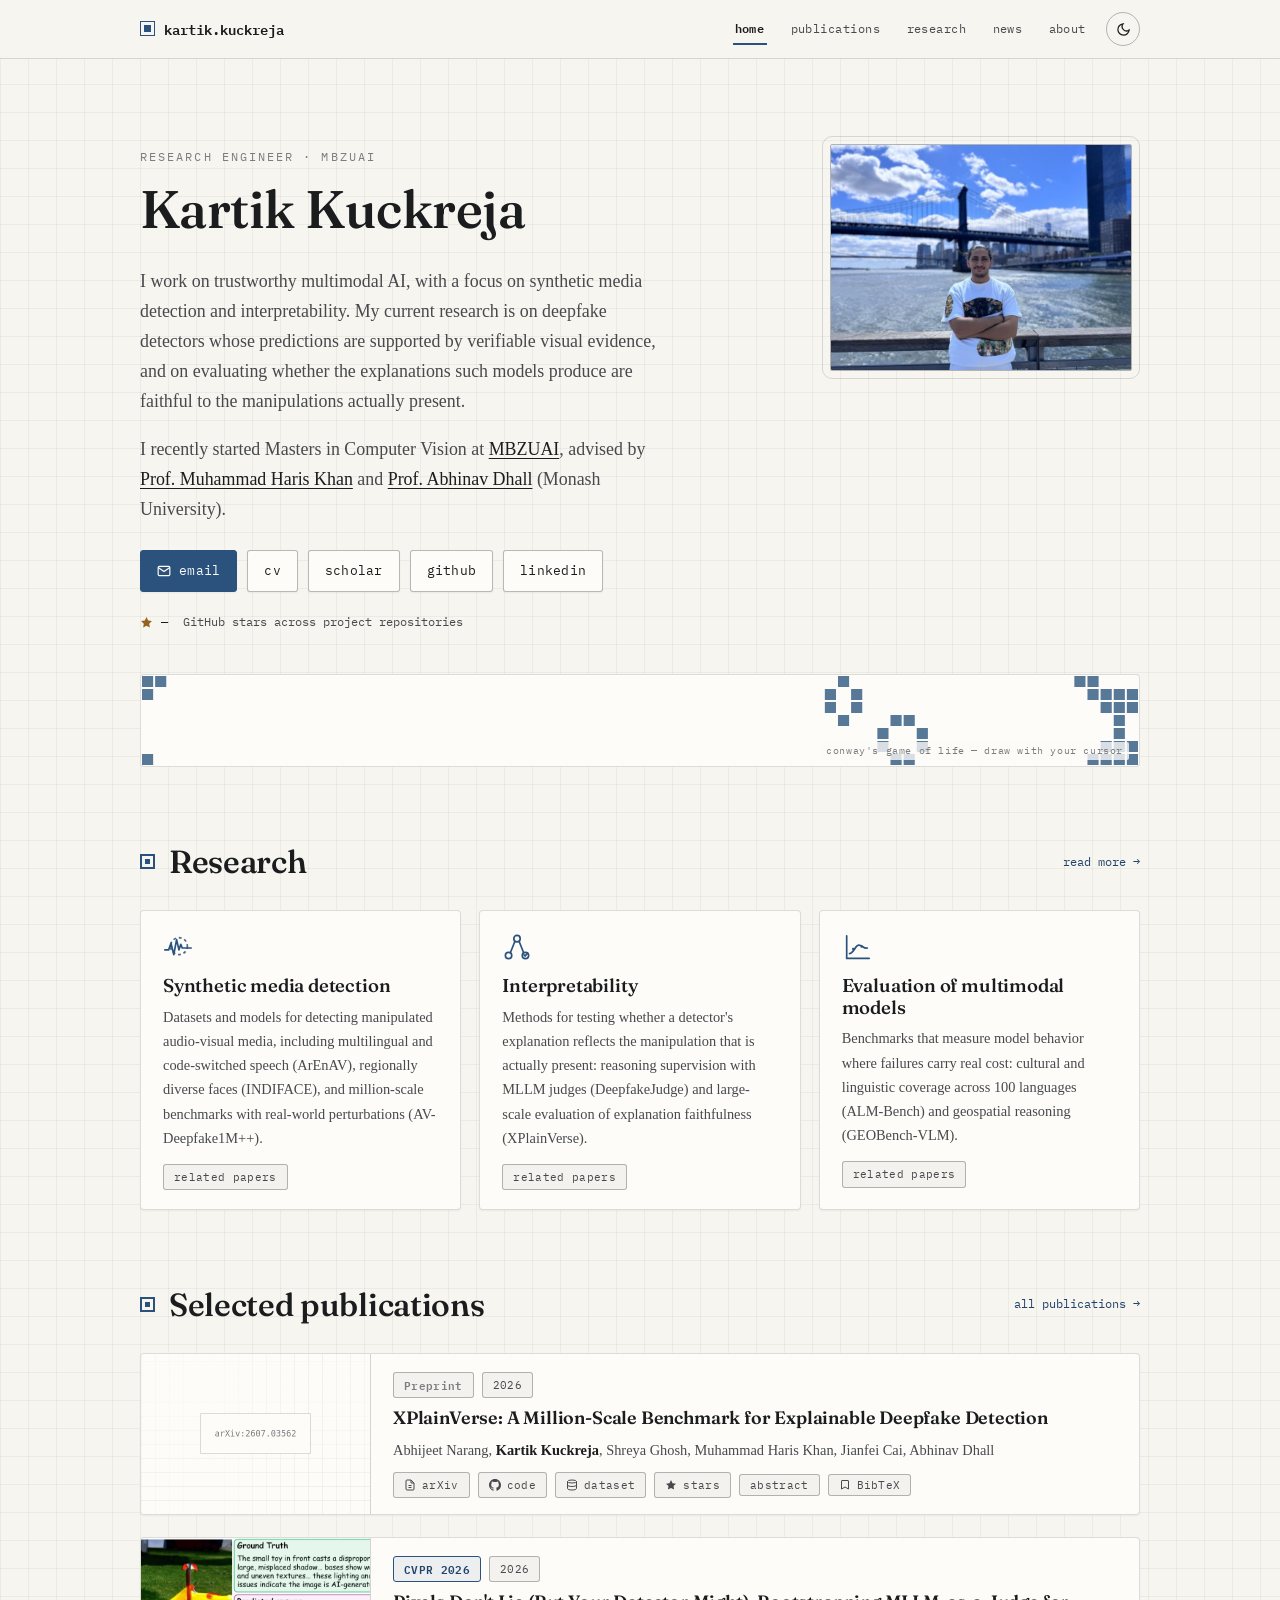
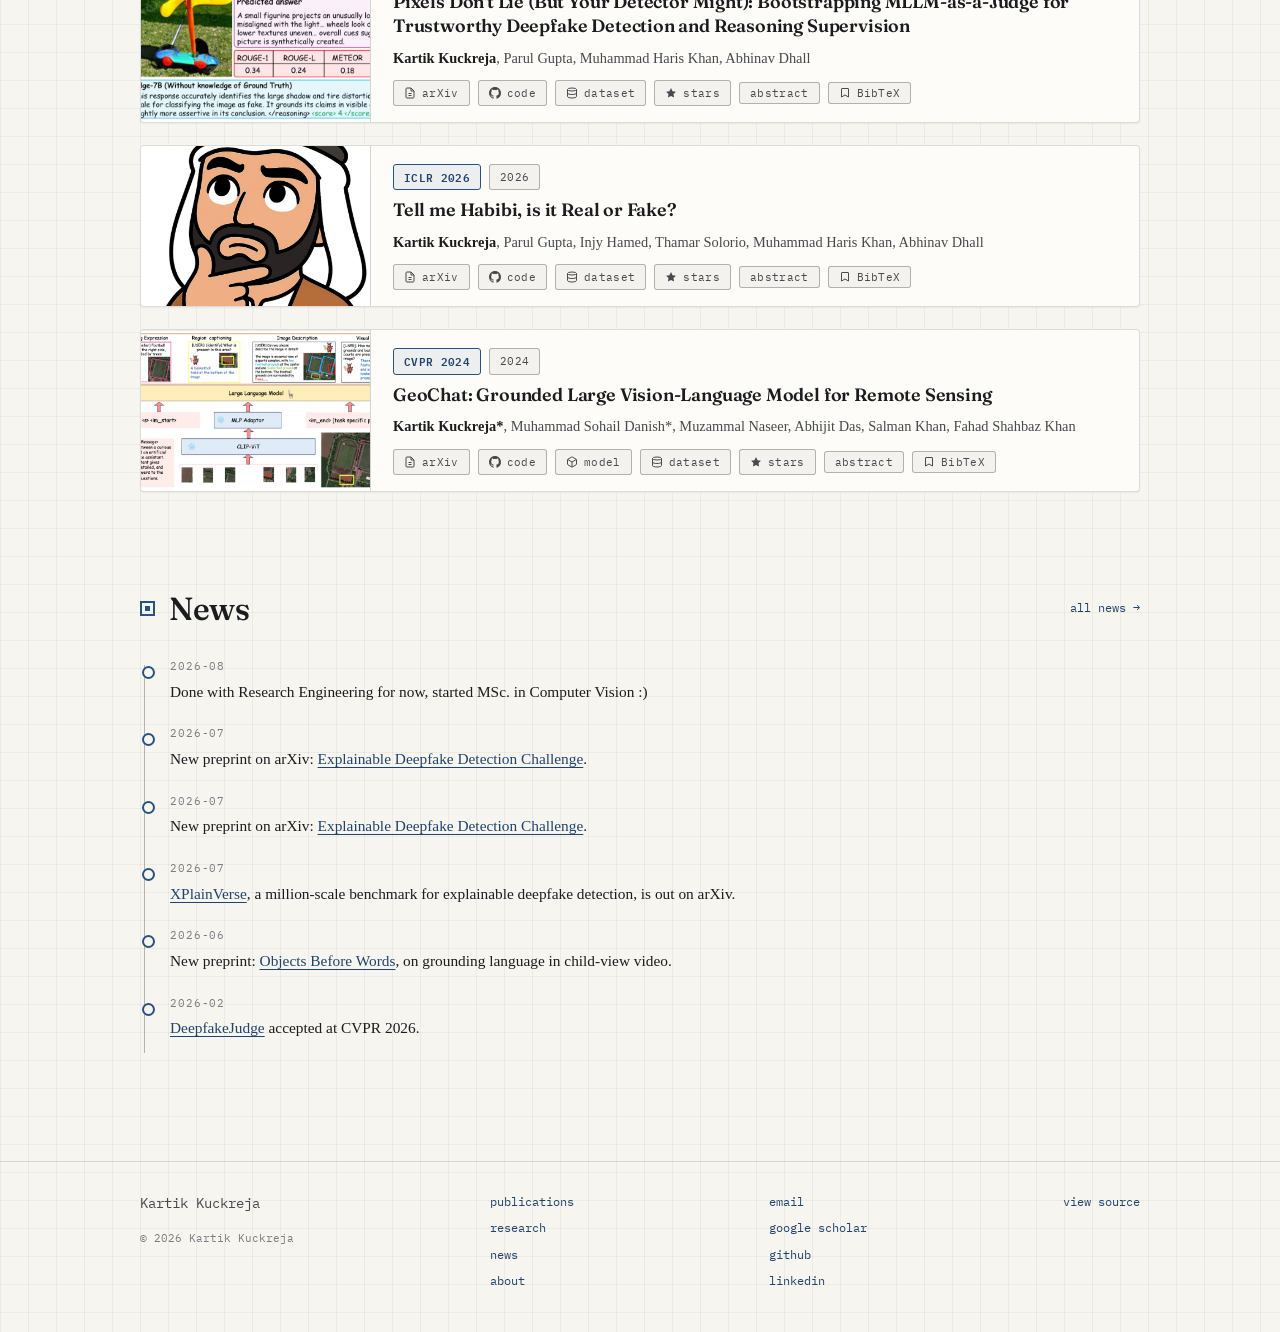
<file: index.html>
<!DOCTYPE html>
<html lang="en">
<head>
  <meta charset="utf-8">
  <meta name="viewport" content="width=device-width, initial-scale=1">
  <title>Kartik Kuckreja</title>
  <meta name="description" content="Kartik Kuckreja is a Research Engineer at MBZUAI working on trustworthy multimodal AI: synthetic media detection, interpretability, and the evaluation of vision-language models.">
  <meta name="author" content="Kartik Kuckreja">
  <link rel="canonical" href="https://kjaerstuisk.github.io/kartikkuckreja.github.io/">
  <meta property="og:type" content="website">
  <meta property="og:title" content="Kartik Kuckreja">
  <meta property="og:description" content="Research Engineer at MBZUAI. Synthetic media detection, interpretability, and evaluation of multimodal models.">
  <meta property="og:image" content="https://kjaerstuisk.github.io/kartikkuckreja.github.io/assets/img/kartik.jpg">
  <meta property="og:url" content="https://kjaerstuisk.github.io/kartikkuckreja.github.io/">
  <meta name="twitter:card" content="summary">
  <link rel="icon" href='data:image/svg+xml,<svg xmlns="http://www.w3.org/2000/svg" viewBox="0 0 100 100"><rect x="14" y="14" width="72" height="72" fill="none" stroke="%232a527d" stroke-width="11"/><rect x="39" y="39" width="22" height="22" fill="%232a527d"/></svg>'>
  <link rel="preconnect" href="https://fonts.googleapis.com">
  <link rel="preconnect" href="https://fonts.gstatic.com" crossorigin>
  <link href="https://fonts.googleapis.com/css2?family=Fraunces:ital,opsz,wght@0,9..144,400..700;1,9..144,400..700&family=IBM+Plex+Mono:wght@400;500;600&display=swap" rel="stylesheet">
  <link rel="stylesheet" href="assets/css/main.css?v=7">
  <script>/* pre-paint theme to avoid flash */(function(){var t=localStorage.getItem("theme");if(t==="dark"||(!t&&matchMedia("(prefers-color-scheme: dark)").matches))document.documentElement.setAttribute("data-theme","dark");})();</script>
  <script type="application/ld+json">
  {
    "@context": "https://schema.org",
    "@type": "Person",
    "name": "Kartik Kuckreja",
    "url": "https://kjaerstuisk.github.io/kartikkuckreja.github.io/",
    "image": "https://kjaerstuisk.github.io/kartikkuckreja.github.io/assets/img/kartik.jpg",
    "jobTitle": "Research Engineer",
    "worksFor": { "@type": "Organization", "name": "Mohamed bin Zayed University of Artificial Intelligence" },
    "alumniOf": { "@type": "Organization", "name": "BITS Pilani, Hyderabad Campus" },
    "email": "mailto:kartikkuckreja456@gmail.com",
    "sameAs": [
      "https://scholar.google.com/citations?user=9_RLvbIAAAAJ",
      "https://github.com/KjAeRsTuIsK",
      "https://www.linkedin.com/in/kartik-kuckreja-930531221/"
    ]
  }
  </script>
</head>
<body>

  <nav class="nav">
    <div class="nav-inner">
      <a class="brand" href="index.html"><span class="brand-mark" aria-hidden="true"></span><span class="brand-text">kartik.kuckreja</span></a>
      <div class="nav-links">
        <a href="index.html">home</a>
        <a href="publications.html">publications</a>
        <a href="research.html">research</a>
        <a href="news.html">news</a>
        <a href="about.html">about</a>
      </div>
      <button class="theme-btn" onclick="toggleTheme()" aria-label="Toggle dark mode" title="Toggle theme">
        <svg class="theme-icon-moon" viewBox="0 0 24 24" fill="none" stroke="currentColor" stroke-width="2"><path d="M21 12.79A9 9 0 1 1 11.21 3 7 7 0 0 0 21 12.79z"/></svg>
        <svg class="theme-icon-sun" viewBox="0 0 24 24" fill="none" stroke="currentColor" stroke-width="2"><circle cx="12" cy="12" r="4"/><path d="M12 2v2m0 16v2M4.93 4.93l1.41 1.41m11.32 11.32 1.41 1.41M2 12h2m16 0h2M4.93 19.07l1.41-1.41M17.66 6.34l1.41-1.41"/></svg>
      </button>
    </div>
  </nav>

  <header class="hero">
    <div class="wrap">
      <div class="hero-grid">
        <div>
          <p class="kicker">Research Engineer · MBZUAI</p>
          <h1>Kartik Kuckreja</h1>
          <p class="hero-lede">
            I work on trustworthy multimodal AI, with a focus on synthetic media detection and
            interpretability. My current research is on deepfake detectors whose predictions are
            supported by verifiable visual evidence, and on evaluating whether the explanations
            such models produce are faithful to the manipulations actually present.
          </p>
          <p class="hero-lede">
            I recently started Masters in Computer Vision at
            <a href="https://mbzuai.ac.ae" target="_blank" rel="noopener">MBZUAI</a>, advised by
            <a href="https://m-haris-khan.com/" target="_blank" rel="noopener">Prof. Muhammad Haris Khan</a> and
            <a href="https://research.monash.edu/en/persons/abhinav-dhall" target="_blank" rel="noopener">Prof. Abhinav Dhall</a> (Monash University).
          </p>
          <div class="hero-meta">
            <a class="btn primary" href="mailto:kartikkuckreja456@gmail.com">
              <svg viewBox="0 0 24 24" fill="none" stroke="currentColor" stroke-width="2"><path d="M4 4h16c1.1 0 2 .9 2 2v12c0 1.1-.9 2-2 2H4c-1.1 0-2-.9-2-2V6c0-1.1.9-2 2-2z"/><path d="m22 6-10 7L2 6"/></svg>
              email</a>
            <a class="btn" href="https://drive.google.com/file/d/1tTD3CrQFc-WdBaPHxdO0-97KBJF64jUa/view?usp=sharing" target="_blank" rel="noopener">cv</a>
            <a class="btn" href="https://scholar.google.com/citations?user=9_RLvbIAAAAJ&hl=en" target="_blank" rel="noopener">scholar</a>
            <a class="btn" href="https://github.com/KjAeRsTuIsK" target="_blank" rel="noopener">github</a>
            <a class="btn" href="https://www.linkedin.com/in/kartik-kuckreja-930531221/" target="_blank" rel="noopener">linkedin</a>
          </div>
          <a class="hero-stat" href="https://github.com/KjAeRsTuIsK" target="_blank" rel="noopener">
            <svg viewBox="0 0 24 24" fill="currentColor" aria-hidden="true"><path d="M12 2l3.09 6.26L22 9.27l-5 4.87 1.18 6.88L12 17.77l-6.18 3.25L7 14.14 2 9.27l6.91-1.01z"/></svg>
            <b id="stat-stars">—</b>&nbsp;GitHub stars across project repositories
          </a>
        </div>
        <div class="portrait">
          <img src="assets/img/kartik.jpg" alt="Portrait of Kartik Kuckreja" width="720" height="960" fetchpriority="high">
        </div>
      </div>
      <div class="life-wrap" aria-hidden="true">
        <canvas id="life"></canvas>
        <span class="life-hint mono">conway's game of life — draw with your cursor</span>
      </div>
    </div>
  </header>

  <main class="wrap">

    <section class="section" id="focus">
      <div class="section-head reveal">
        <h2>Research</h2>
        <a class="more" href="research.html">read more</a>
      </div>
      <div class="topic-grid">
        <div class="topic card reveal">
          <svg class="t-icon" viewBox="0 0 32 32" fill="none" stroke="currentColor" stroke-width="1.8" aria-hidden="true">
            <path d="M2 18h4l2.5-7 3 12 3-16 2.5 11 2-6 1.5 4H30" stroke-linejoin="round" stroke-linecap="round"/>
            <circle cx="17" cy="14" r="9" stroke-dasharray="3 3" opacity=".85"/>
          </svg>
          <h3>Synthetic media detection</h3>
          <p>Datasets and models for detecting manipulated audio-visual media, including multilingual
             and code-switched speech (ArEnAV), regionally diverse faces (INDIFACE), and million-scale
             benchmarks with real-world perturbations (AV-Deepfake1M++).</p>
          <a class="chip" href="publications.html?topic=deepfakes">related papers</a>
        </div>
        <div class="topic card reveal">
          <svg class="t-icon" viewBox="0 0 32 32" fill="none" stroke="currentColor" stroke-width="1.8" aria-hidden="true">
            <circle cx="16" cy="6" r="3.4"/>
            <circle cx="7" cy="24" r="3.4"/>
            <circle cx="25" cy="24" r="3.4"/>
            <path d="M13.8 8.8 9 20.8M18.2 8.8 23 20.8" stroke-linecap="round"/>
            <path d="M23.4 23.2l1.2 1.4 2.2-2.6" stroke-linecap="round" stroke-linejoin="round"/>
          </svg>
          <h3>Interpretability</h3>
          <p>Methods for testing whether a detector's explanation reflects the manipulation that is
             actually present: reasoning supervision with MLLM judges (DeepfakeJudge) and large-scale
             evaluation of explanation faithfulness (XPlainVerse).</p>
          <a class="chip" href="publications.html?topic=explainability">related papers</a>
        </div>
        <div class="topic card reveal">
          <svg class="t-icon" viewBox="0 0 32 32" fill="none" stroke="currentColor" stroke-width="1.8" aria-hidden="true">
            <path d="M5 3v24h24" stroke-linecap="round"/>
            <path d="M8 22c5-1 6-9 10-9s5 4 9 3" stroke-linecap="round"/>
            <circle cx="12" cy="17" r="1.3" fill="currentColor" stroke="none"/>
            <circle cx="21" cy="14.5" r="1.3" fill="currentColor" stroke="none"/>
          </svg>
          <h3>Evaluation of multimodal models</h3>
          <p>Benchmarks that measure model behavior where failures carry real cost: cultural and
             linguistic coverage across 100 languages (ALM-Bench) and geospatial reasoning
             (GEOBench-VLM).</p>
          <a class="chip" href="publications.html?topic=benchmark">related papers</a>
        </div>
      </div>
    </section>

    <section class="section" id="selected">
      <div class="section-head reveal">
        <h2>Selected publications</h2>
        <a class="more" href="publications.html">all publications</a>
      </div>
      <div id="pubs-selected"></div>
    </section>

    <section class="section" id="news">
      <div class="section-head reveal">
        <h2>News</h2>
        <a class="more" href="news.html">all news</a>
      </div>
      <div id="news-recent"></div>
    </section>

  </main>

  <footer class="site">
    <div class="wrap">
      <div class="foot-grid">
        <div>
          <div class="mono small">Kartik Kuckreja</div>
          <p class="foot-note">© <span data-year></span> Kartik Kuckreja</p>
        </div>
        <div class="foot-links">
          <a href="publications.html">publications</a>
          <a href="research.html">research</a>
          <a href="news.html">news</a>
          <a href="about.html">about</a>
        </div>
        <div class="foot-links">
          <a href="mailto:kartikkuckreja456@gmail.com">email</a>
          <a href="https://scholar.google.com/citations?user=9_RLvbIAAAAJ&hl=en" target="_blank" rel="noopener">google scholar</a>
          <a href="https://github.com/KjAeRsTuIsK" target="_blank" rel="noopener">github</a>
          <a href="https://www.linkedin.com/in/kartik-kuckreja-930531221/" target="_blank" rel="noopener">linkedin</a>
        </div>
        <div class="foot-links">
          <a href="https://github.com/KjAeRsTuIsK/kartikkuckreja.github.io" target="_blank" rel="noopener">view source</a>
        </div>
      </div>
    </div>
  </footer>

  <script src="assets/js/main.js?v=7"></script>
  <script src="assets/js/site-data.js?v=7"></script>
  <script src="assets/js/life.js?v=7"></script>
  <script>
    Site.renderPubs("#pubs-selected", { selectedOnly: true });
    Site.renderNews("#news-recent", { limit: 6 });
    Site.fillTotalStars("#stat-stars");
  </script>
</body>
</html>
</file>
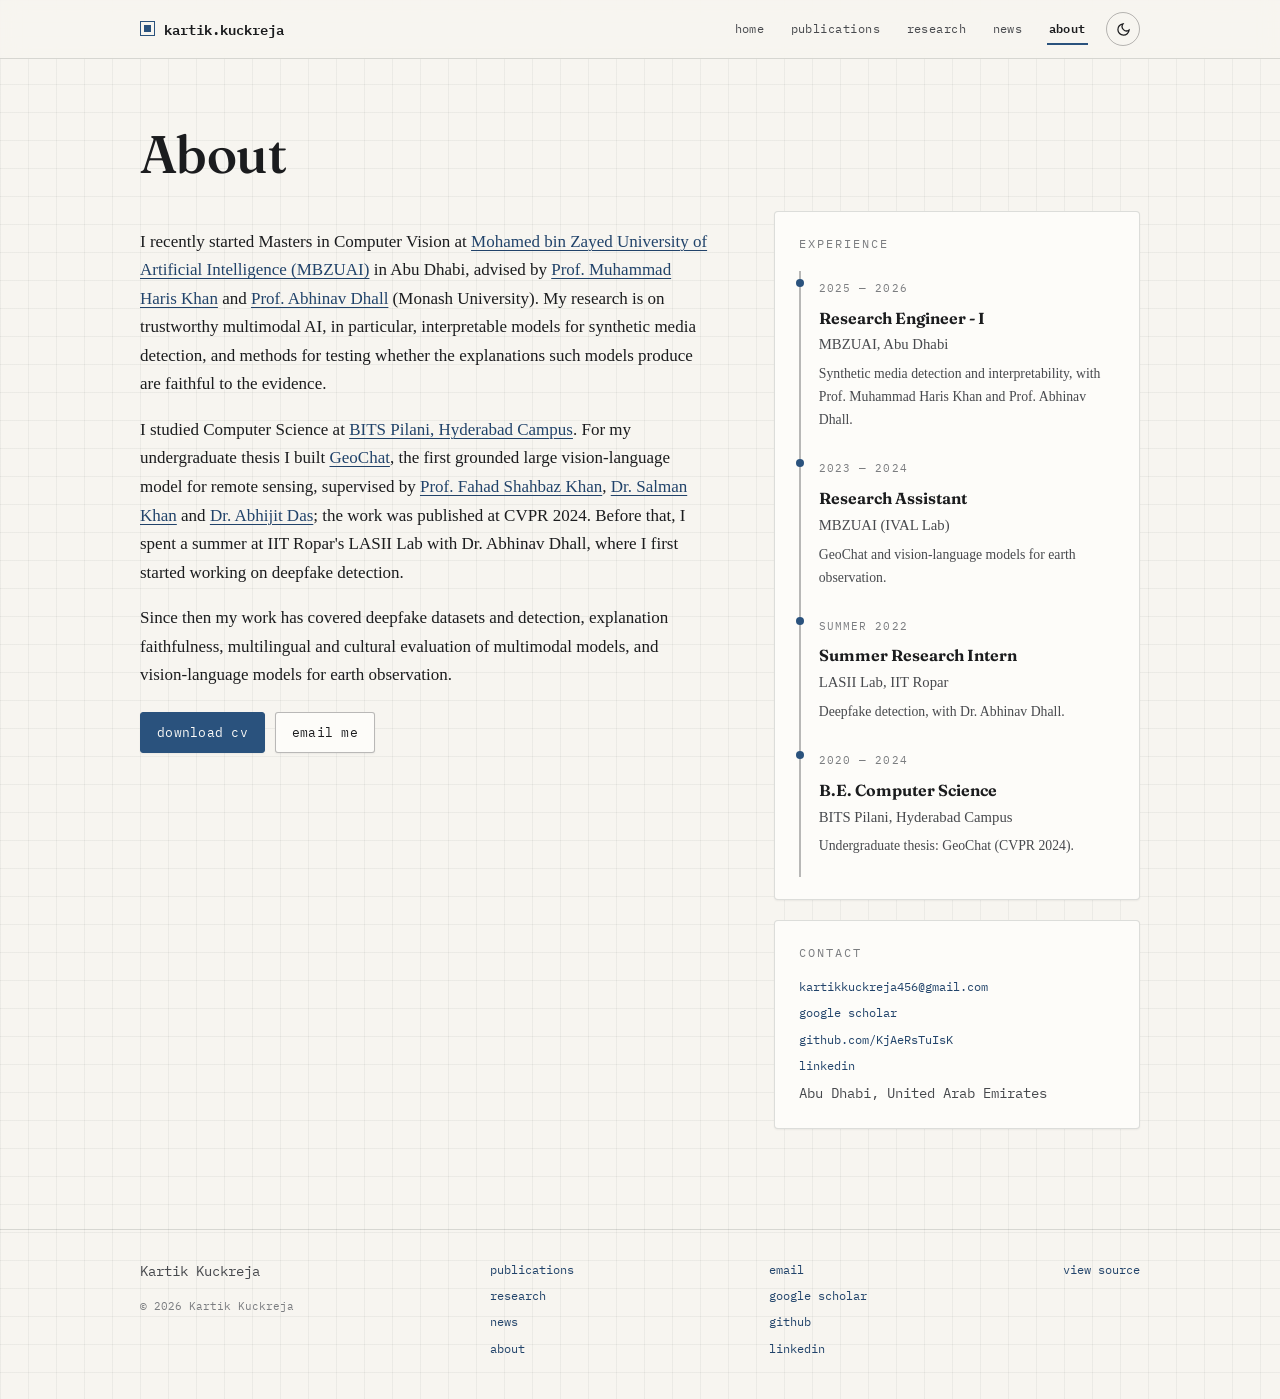
<file: about.html>
<!DOCTYPE html>
<html lang="en">
<head>
  <meta charset="utf-8">
  <meta name="viewport" content="width=device-width, initial-scale=1">
  <title>About — Kartik Kuckreja</title>
  <meta name="description" content="About Kartik Kuckreja: Research Engineer at MBZUAI working on trustworthy multimodal AI. Experience, education, and contact.">
  <link rel="canonical" href="https://kjaerstuisk.github.io/kartikkuckreja.github.io/about.html">
  <meta property="og:type" content="profile">
  <meta property="og:title" content="About — Kartik Kuckreja">
  <meta property="og:description" content="Research Engineer at MBZUAI working on trustworthy multimodal AI.">
  <meta property="og:image" content="https://kjaerstuisk.github.io/kartikkuckreja.github.io/assets/img/kartik.jpg">
  <link rel="icon" href='data:image/svg+xml,<svg xmlns="http://www.w3.org/2000/svg" viewBox="0 0 100 100"><rect x="14" y="14" width="72" height="72" fill="none" stroke="%232a527d" stroke-width="11"/><rect x="39" y="39" width="22" height="22" fill="%232a527d"/></svg>'>
  <link rel="preconnect" href="https://fonts.googleapis.com">
  <link rel="preconnect" href="https://fonts.gstatic.com" crossorigin>
  <link href="https://fonts.googleapis.com/css2?family=Fraunces:ital,opsz,wght@0,9..144,400..700;1,9..144,400..700&family=IBM+Plex+Mono:wght@400;500;600&display=swap" rel="stylesheet">
  <link rel="stylesheet" href="assets/css/main.css?v=7">
  <script>(function(){var t=localStorage.getItem("theme");if(t==="dark"||(!t&&matchMedia("(prefers-color-scheme: dark)").matches))document.documentElement.setAttribute("data-theme","dark");})();</script>
</head>
<body>

  <nav class="nav">
    <div class="nav-inner">
      <a class="brand" href="index.html"><span class="brand-mark" aria-hidden="true"></span><span class="brand-text">kartik.kuckreja</span></a>
      <div class="nav-links">
        <a href="index.html">home</a>
        <a href="publications.html">publications</a>
        <a href="research.html">research</a>
        <a href="news.html">news</a>
        <a href="about.html">about</a>
      </div>
      <button class="theme-btn" onclick="toggleTheme()" aria-label="Toggle dark mode" title="Toggle theme">
        <svg class="theme-icon-moon" viewBox="0 0 24 24" fill="none" stroke="currentColor" stroke-width="2"><path d="M21 12.79A9 9 0 1 1 11.21 3 7 7 0 0 0 21 12.79z"/></svg>
        <svg class="theme-icon-sun" viewBox="0 0 24 24" fill="none" stroke="currentColor" stroke-width="2"><circle cx="12" cy="12" r="4"/><path d="M12 2v2m0 16v2M4.93 4.93l1.41 1.41m11.32 11.32 1.41 1.41M2 12h2m16 0h2M4.93 19.07l1.41-1.41M17.66 6.34l1.41-1.41"/></svg>
      </button>
    </div>
  </nav>

  <main class="wrap">
    <header class="section" style="padding-top:clamp(36px,6vw,64px)">
      <h1>About</h1>
    </header>

    <div class="two-col section" style="padding-top:0">
      <div>
        <p>
          I recently started Masters in Computer Vision at
          <a href="https://mbzuai.ac.ae" target="_blank" rel="noopener">Mohamed bin Zayed University of Artificial Intelligence (MBZUAI)</a>
          in Abu Dhabi, advised by
          <a href="https://m-haris-khan.com/" target="_blank" rel="noopener">Prof. Muhammad Haris Khan</a> and
          <a href="https://research.monash.edu/en/persons/abhinav-dhall" target="_blank" rel="noopener">Prof. Abhinav Dhall</a>
          (Monash University). My research is on trustworthy multimodal AI, in particular,
          interpretable models for synthetic media detection, and methods for testing whether the
          explanations such models produce are faithful to the evidence.
        </p>
        <p>
          I studied Computer Science at
          <a href="https://www.bits-pilani.ac.in/hyderabad/" target="_blank" rel="noopener">BITS Pilani, Hyderabad Campus</a>.
          For my undergraduate thesis I built
          <a href="https://github.com/mbzuai-oryx/GeoChat" target="_blank" rel="noopener">GeoChat</a>,
          the first grounded large vision-language model for remote sensing, supervised by
          <a href="https://sites.google.com/view/fahadkhans/home" target="_blank" rel="noopener">Prof. Fahad Shahbaz Khan</a>,
          <a href="https://salman-h-khan.github.io/" target="_blank" rel="noopener">Dr. Salman Khan</a> and
          <a href="https://sites.google.com/site/dasabhijit2048/home" target="_blank" rel="noopener">Dr. Abhijit Das</a>;
          the work was published at CVPR 2024. Before that, I spent a summer at IIT Ropar's LASII
          Lab with Dr. Abhinav Dhall, where I first started working on deepfake detection.
        </p>
        <p>
          Since then my work has covered deepfake datasets and detection, explanation faithfulness,
          multilingual and cultural evaluation of multimodal models, and vision-language models for
          earth observation.
        </p>
        <div class="hero-meta" style="margin-top:22px">
          <a class="btn primary" href="https://drive.google.com/file/d/1tTD3CrQFc-WdBaPHxdO0-97KBJF64jUa/view?usp=sharing" target="_blank" rel="noopener">download cv</a>
          <a class="btn" href="mailto:kartikkuckreja456@gmail.com">email me</a>
        </div>
      </div>

      <aside>
        <div class="card" style="padding:22px 24px">
          <p class="kicker" style="margin-top:0">Experience</p>
          <ul class="xp" style="margin-top:18px">
            <li>
              <span class="xp-when">2025 — 2026</span>
              <div class="xp-role">Research Engineer - I</div>
              <div class="xp-org">MBZUAI, Abu Dhabi</div>
              <div class="xp-note">Synthetic media detection and interpretability, with Prof. Muhammad Haris Khan and Prof. Abhinav Dhall.</div>
            </li>
            <li>
              <span class="xp-when">2023 — 2024</span>
              <div class="xp-role">Research Assistant</div>
              <div class="xp-org">MBZUAI (IVAL Lab)</div>
              <div class="xp-note">GeoChat and vision-language models for earth observation.</div>
            </li>
            <li>
              <span class="xp-when">Summer 2022</span>
              <div class="xp-role">Summer Research Intern</div>
              <div class="xp-org">LASII Lab, IIT Ropar</div>
              <div class="xp-note">Deepfake detection, with Dr. Abhinav Dhall.</div>
            </li>
            <li>
              <span class="xp-when">2020 — 2024</span>
              <div class="xp-role">B.E. Computer Science</div>
              <div class="xp-org">BITS Pilani, Hyderabad Campus</div>
              <div class="xp-note">Undergraduate thesis: GeoChat (CVPR 2024).</div>
            </li>
          </ul>
        </div>

        <div class="card" style="padding:22px 24px;margin-top:20px">
          <p class="kicker" style="margin-top:0">Contact</p>
          <div class="foot-links" style="margin-top:14px">
            <a href="mailto:kartikkuckreja456@gmail.com">kartikkuckreja456@gmail.com</a>
            <a href="https://scholar.google.com/citations?user=9_RLvbIAAAAJ&hl=en" target="_blank" rel="noopener">google scholar</a>
            <a href="https://github.com/KjAeRsTuIsK" target="_blank" rel="noopener">github.com/KjAeRsTuIsK</a>
            <a href="https://www.linkedin.com/in/kartik-kuckreja-930531221/" target="_blank" rel="noopener">linkedin</a>
            <span class="mono small muted">Abu Dhabi, United Arab Emirates</span>
          </div>
        </div>
      </aside>
    </div>
  </main>

  <footer class="site">
    <div class="wrap">
      <div class="foot-grid">
        <div>
          <div class="mono small">Kartik Kuckreja</div>
          <p class="foot-note">© <span data-year></span> Kartik Kuckreja</p>
        </div>
        <div class="foot-links">
          <a href="publications.html">publications</a>
          <a href="research.html">research</a>
          <a href="news.html">news</a>
          <a href="about.html">about</a>
        </div>
        <div class="foot-links">
          <a href="mailto:kartikkuckreja456@gmail.com">email</a>
          <a href="https://scholar.google.com/citations?user=9_RLvbIAAAAJ&hl=en" target="_blank" rel="noopener">google scholar</a>
          <a href="https://github.com/KjAeRsTuIsK" target="_blank" rel="noopener">github</a>
          <a href="https://www.linkedin.com/in/kartik-kuckreja-930531221/" target="_blank" rel="noopener">linkedin</a>
        </div>
        <div class="foot-links">
          <a href="https://github.com/KjAeRsTuIsK/kartikkuckreja.github.io" target="_blank" rel="noopener">view source</a>
        </div>
      </div>
    </div>
  </footer>

  <script src="assets/js/main.js?v=7"></script>
</body>
</html>
</file>
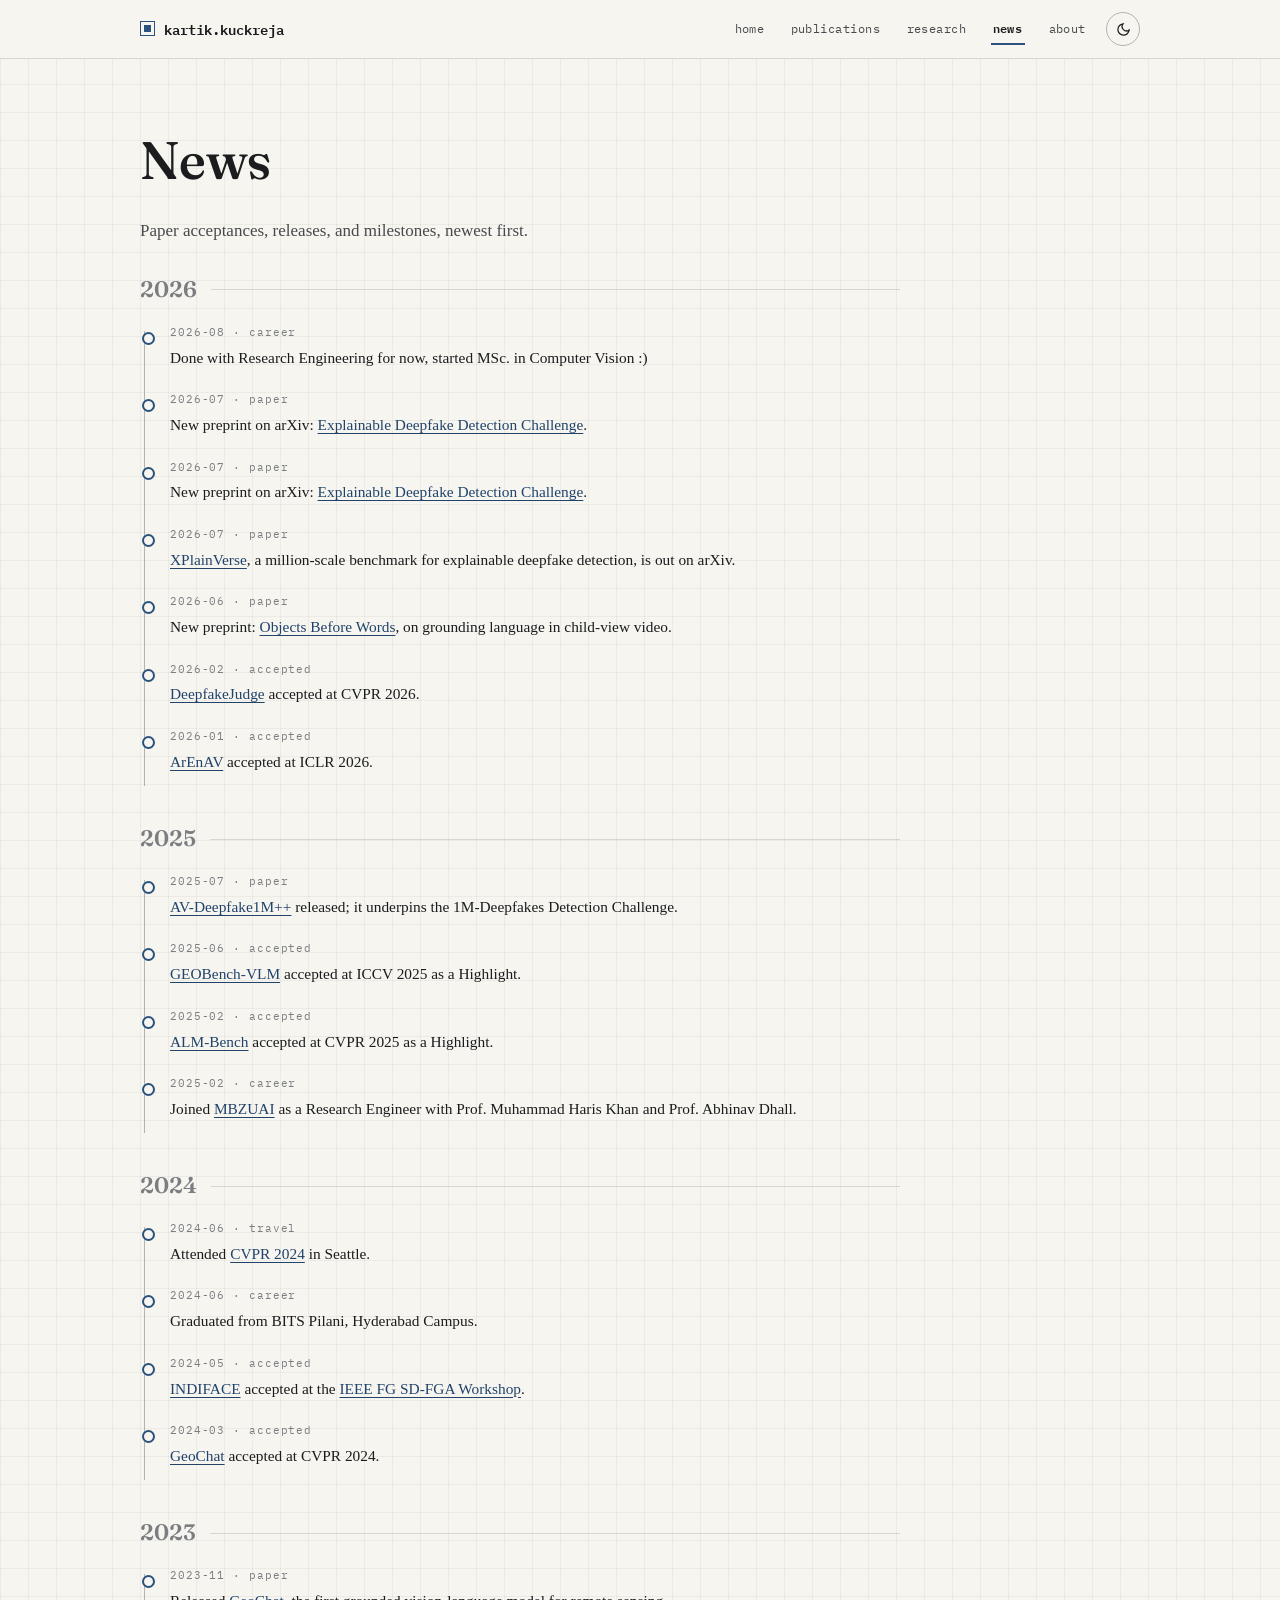
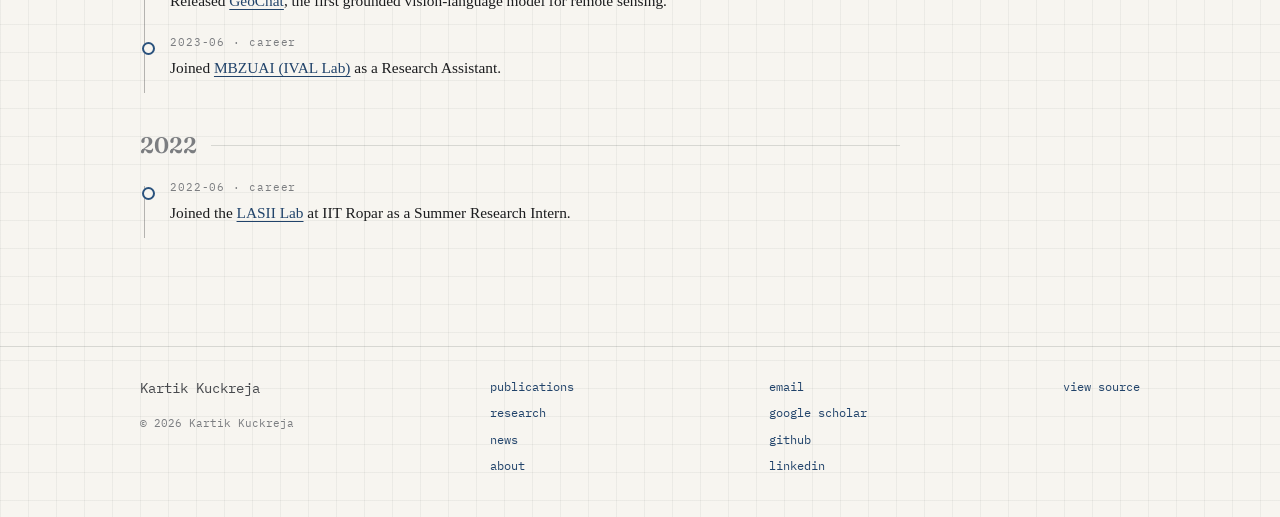
<file: news.html>
<!DOCTYPE html>
<html lang="en">
<head>
  <meta charset="utf-8">
  <meta name="viewport" content="width=device-width, initial-scale=1">
  <title>News — Kartik Kuckreja</title>
  <meta name="description" content="News and updates from Kartik Kuckreja: paper acceptances, releases, and milestones.">
  <link rel="canonical" href="https://kjaerstuisk.github.io/kartikkuckreja.github.io/news.html">
  <meta property="og:type" content="website">
  <meta property="og:title" content="News — Kartik Kuckreja">
  <meta property="og:description" content="Paper acceptances, releases, and milestones.">
  <meta property="og:image" content="https://kjaerstuisk.github.io/kartikkuckreja.github.io/assets/img/kartik.jpg">
  <link rel="icon" href='data:image/svg+xml,<svg xmlns="http://www.w3.org/2000/svg" viewBox="0 0 100 100"><rect x="14" y="14" width="72" height="72" fill="none" stroke="%232a527d" stroke-width="11"/><rect x="39" y="39" width="22" height="22" fill="%232a527d"/></svg>'>
  <link rel="preconnect" href="https://fonts.googleapis.com">
  <link rel="preconnect" href="https://fonts.gstatic.com" crossorigin>
  <link href="https://fonts.googleapis.com/css2?family=Fraunces:ital,opsz,wght@0,9..144,400..700;1,9..144,400..700&family=IBM+Plex+Mono:wght@400;500;600&display=swap" rel="stylesheet">
  <link rel="stylesheet" href="assets/css/main.css?v=7">
  <script>(function(){var t=localStorage.getItem("theme");if(t==="dark"||(!t&&matchMedia("(prefers-color-scheme: dark)").matches))document.documentElement.setAttribute("data-theme","dark");})();</script>
</head>
<body>

  <nav class="nav">
    <div class="nav-inner">
      <a class="brand" href="index.html"><span class="brand-mark" aria-hidden="true"></span><span class="brand-text">kartik.kuckreja</span></a>
      <div class="nav-links">
        <a href="index.html">home</a>
        <a href="publications.html">publications</a>
        <a href="research.html">research</a>
        <a href="news.html">news</a>
        <a href="about.html">about</a>
      </div>
      <button class="theme-btn" onclick="toggleTheme()" aria-label="Toggle dark mode" title="Toggle theme">
        <svg class="theme-icon-moon" viewBox="0 0 24 24" fill="none" stroke="currentColor" stroke-width="2"><path d="M21 12.79A9 9 0 1 1 11.21 3 7 7 0 0 0 21 12.79z"/></svg>
        <svg class="theme-icon-sun" viewBox="0 0 24 24" fill="none" stroke="currentColor" stroke-width="2"><circle cx="12" cy="12" r="4"/><path d="M12 2v2m0 16v2M4.93 4.93l1.41 1.41m11.32 11.32 1.41 1.41M2 12h2m16 0h2M4.93 19.07l1.41-1.41M17.66 6.34l1.41-1.41"/></svg>
      </button>
    </div>
  </nav>

  <main class="wrap">
    <header class="section" style="padding-top:clamp(36px,6vw,70px)">
      <h1>News</h1>
      <p class="muted" style="max-width:60ch">Paper acceptances, releases, and milestones, newest first.</p>
    </header>

    <div id="news-full" style="max-width:760px"></div>
  </main>

  <footer class="site">
    <div class="wrap">
      <div class="foot-grid">
        <div>
          <div class="mono small">Kartik Kuckreja</div>
          <p class="foot-note">© <span data-year></span> Kartik Kuckreja</p>
        </div>
        <div class="foot-links">
          <a href="publications.html">publications</a>
          <a href="research.html">research</a>
          <a href="news.html">news</a>
          <a href="about.html">about</a>
        </div>
        <div class="foot-links">
          <a href="mailto:kartikkuckreja456@gmail.com">email</a>
          <a href="https://scholar.google.com/citations?user=9_RLvbIAAAAJ&hl=en" target="_blank" rel="noopener">google scholar</a>
          <a href="https://github.com/KjAeRsTuIsK" target="_blank" rel="noopener">github</a>
          <a href="https://www.linkedin.com/in/kartik-kuckreja-930531221/" target="_blank" rel="noopener">linkedin</a>
        </div>
        <div class="foot-links">
          <a href="https://github.com/KjAeRsTuIsK/kartikkuckreja.github.io" target="_blank" rel="noopener">view source</a>
        </div>
      </div>
    </div>
  </footer>

  <script src="assets/js/main.js?v=7"></script>
  <script src="assets/js/site-data.js?v=7"></script>
  <script>Site.renderNews("#news-full", { grouped: true });</script>
</body>
</html>
</file>
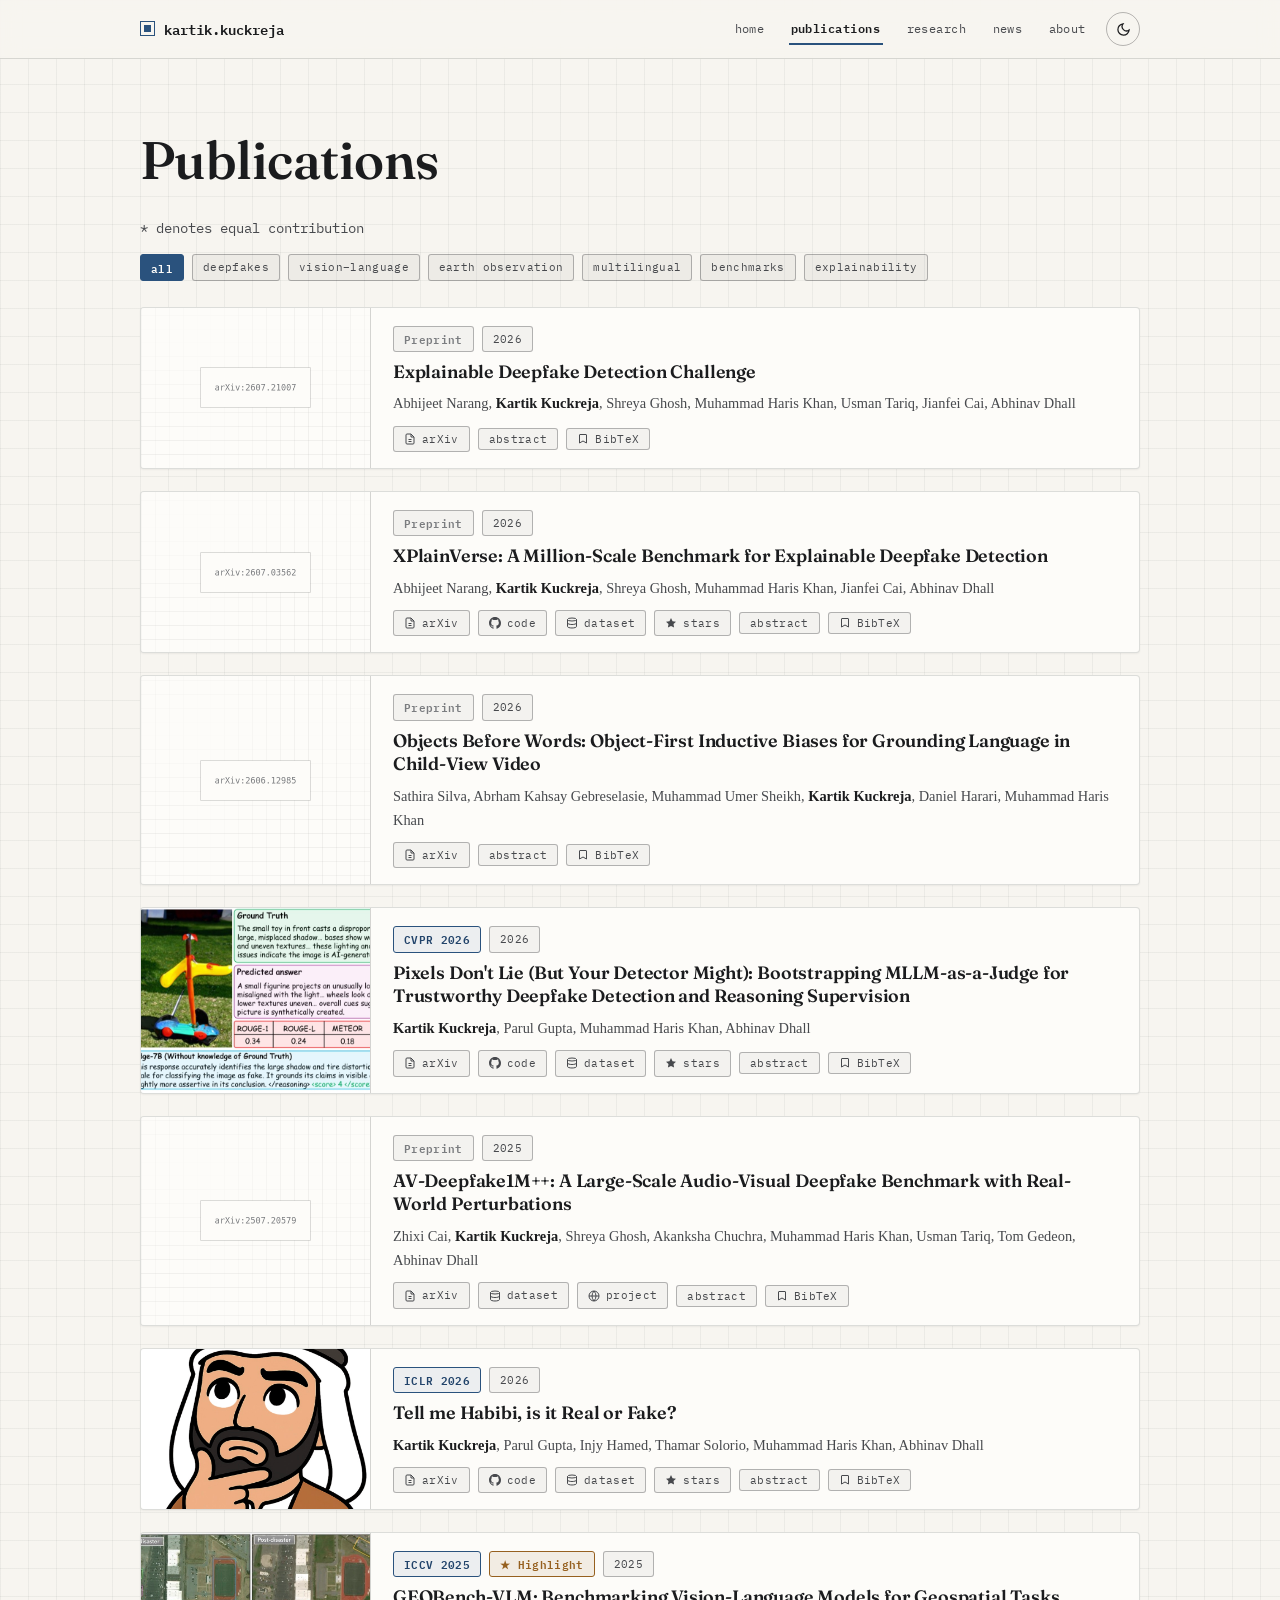
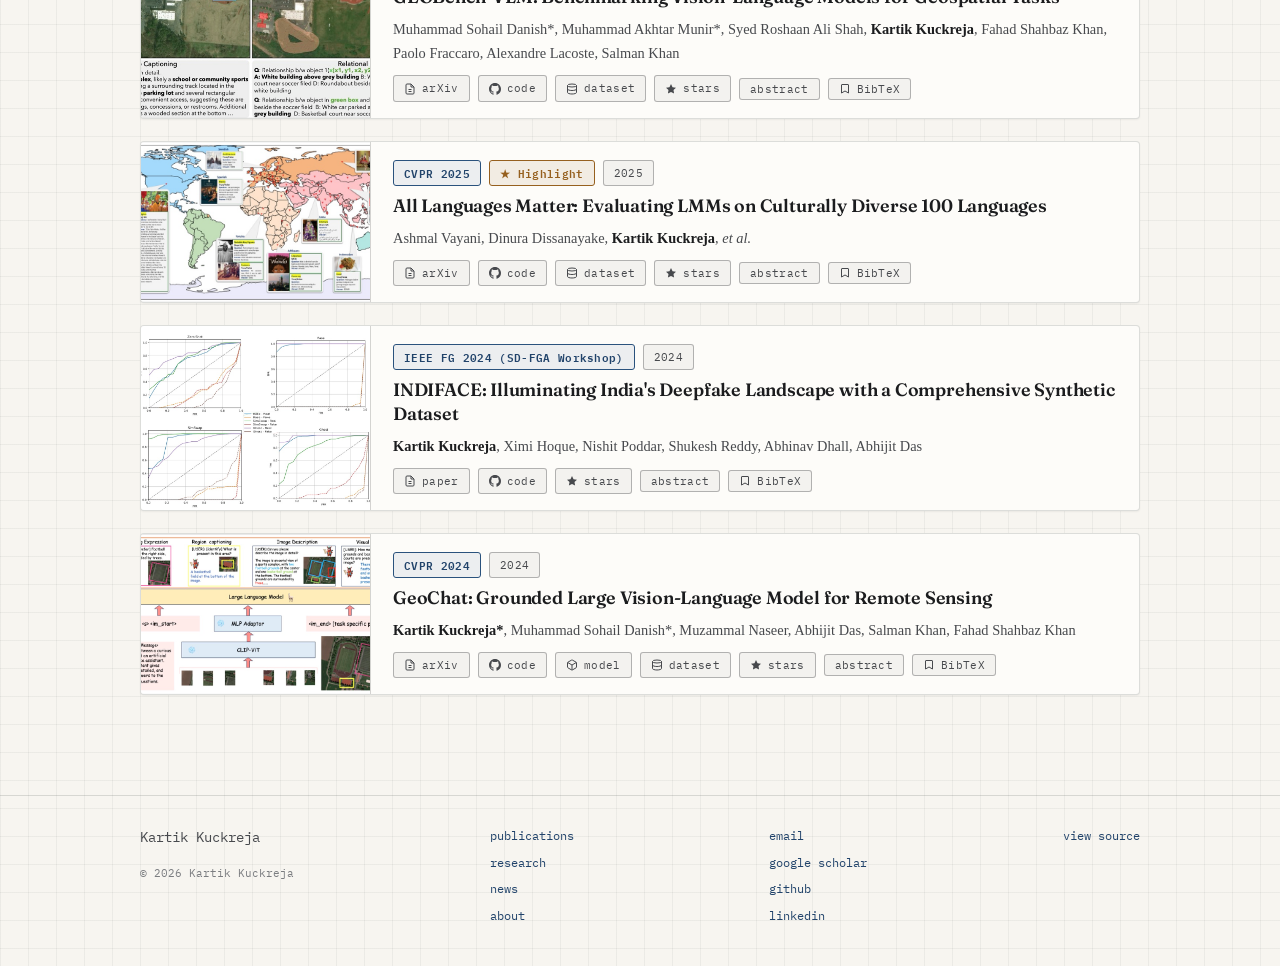
<file: publications.html>
<!DOCTYPE html>
<html lang="en">
<head>
  <meta charset="utf-8">
  <meta name="viewport" content="width=device-width, initial-scale=1">
  <title>Publications — Kartik Kuckreja</title>
  <meta name="description" content="Publications by Kartik Kuckreja: GeoChat (CVPR 2024), ALM-Bench (CVPR 2025 Highlight), GEOBench-VLM (ICCV 2025 Highlight), ArEnAV (ICLR 2026), DeepfakeJudge (CVPR 2026), and more.">
  <link rel="canonical" href="https://kjaerstuisk.github.io/kartikkuckreja.github.io/publications.html">
  <meta property="og:type" content="website">
  <meta property="og:title" content="Publications — Kartik Kuckreja">
  <meta property="og:description" content="Papers on synthetic media detection, interpretability, and evaluation of multimodal models.">
  <meta property="og:image" content="https://kjaerstuisk.github.io/kartikkuckreja.github.io/assets/img/kartik.jpg">
  <link rel="icon" href='data:image/svg+xml,<svg xmlns="http://www.w3.org/2000/svg" viewBox="0 0 100 100"><rect x="14" y="14" width="72" height="72" fill="none" stroke="%232a527d" stroke-width="11"/><rect x="39" y="39" width="22" height="22" fill="%232a527d"/></svg>'>
  <link rel="preconnect" href="https://fonts.googleapis.com">
  <link rel="preconnect" href="https://fonts.gstatic.com" crossorigin>
  <link href="https://fonts.googleapis.com/css2?family=Fraunces:ital,opsz,wght@0,9..144,400..700;1,9..144,400..700&family=IBM+Plex+Mono:wght@400;500;600&display=swap" rel="stylesheet">
  <link rel="stylesheet" href="assets/css/main.css?v=7">
  <script>(function(){var t=localStorage.getItem("theme");if(t==="dark"||(!t&&matchMedia("(prefers-color-scheme: dark)").matches))document.documentElement.setAttribute("data-theme","dark");})();</script>
</head>
<body>

  <nav class="nav">
    <div class="nav-inner">
      <a class="brand" href="index.html"><span class="brand-mark" aria-hidden="true"></span><span class="brand-text">kartik.kuckreja</span></a>
      <div class="nav-links">
        <a href="index.html">home</a>
        <a href="publications.html">publications</a>
        <a href="research.html">research</a>
        <a href="news.html">news</a>
        <a href="about.html">about</a>
      </div>
      <button class="theme-btn" onclick="toggleTheme()" aria-label="Toggle dark mode" title="Toggle theme">
        <svg class="theme-icon-moon" viewBox="0 0 24 24" fill="none" stroke="currentColor" stroke-width="2"><path d="M21 12.79A9 9 0 1 1 11.21 3 7 7 0 0 0 21 12.79z"/></svg>
        <svg class="theme-icon-sun" viewBox="0 0 24 24" fill="none" stroke="currentColor" stroke-width="2"><circle cx="12" cy="12" r="4"/><path d="M12 2v2m0 16v2M4.93 4.93l1.41 1.41m11.32 11.32 1.41 1.41M2 12h2m16 0h2M4.93 19.07l1.41-1.41M17.66 6.34l1.41-1.41"/></svg>
      </button>
    </div>
  </nav>

  <main class="wrap">
    <header class="section" style="padding-top:clamp(36px,6vw,70px)">
      <h1>Publications</h1>
      <p class="mono small muted">* denotes equal contribution</p>
    </header>

    <div class="filters mono" id="pub-filters">
      <button class="chip active" data-filter="all">all</button>
      <button class="chip" data-filter="deepfakes">deepfakes</button>
      <button class="chip" data-filter="vision-language">vision–language</button>
      <button class="chip" data-filter="earth-observation">earth observation</button>
      <button class="chip" data-filter="multilingual">multilingual</button>
      <button class="chip" data-filter="benchmark">benchmarks</button>
      <button class="chip" data-filter="explainability">explainability</button>
    </div>

    <div id="pubs-all"></div>
  </main>

  <footer class="site">
    <div class="wrap">
      <div class="foot-grid">
        <div>
          <div class="mono small">Kartik Kuckreja</div>
          <p class="foot-note">© <span data-year></span> Kartik Kuckreja</p>
        </div>
        <div class="foot-links">
          <a href="publications.html">publications</a>
          <a href="research.html">research</a>
          <a href="news.html">news</a>
          <a href="about.html">about</a>
        </div>
        <div class="foot-links">
          <a href="mailto:kartikkuckreja456@gmail.com">email</a>
          <a href="https://scholar.google.com/citations?user=9_RLvbIAAAAJ&hl=en" target="_blank" rel="noopener">google scholar</a>
          <a href="https://github.com/KjAeRsTuIsK" target="_blank" rel="noopener">github</a>
          <a href="https://www.linkedin.com/in/kartik-kuckreja-930531221/" target="_blank" rel="noopener">linkedin</a>
        </div>
        <div class="foot-links">
          <a href="https://github.com/KjAeRsTuIsK/kartikkuckreja.github.io" target="_blank" rel="noopener">view source</a>
        </div>
      </div>
    </div>
  </footer>

  <script src="assets/js/main.js?v=7"></script>
  <script src="assets/js/site-data.js?v=7"></script>
  <script>
    Site.renderPubs("#pubs-all").then(function () {
      Site.setupFilters("#pubs-all", "#pub-filters");
      var topic = new URLSearchParams(location.search).get("topic");
      if (topic) {
        var btn = document.querySelector('#pub-filters [data-filter="' + topic + '"]');
        if (btn) btn.click();
      }
    });
  </script>
</body>
</html>
</file>
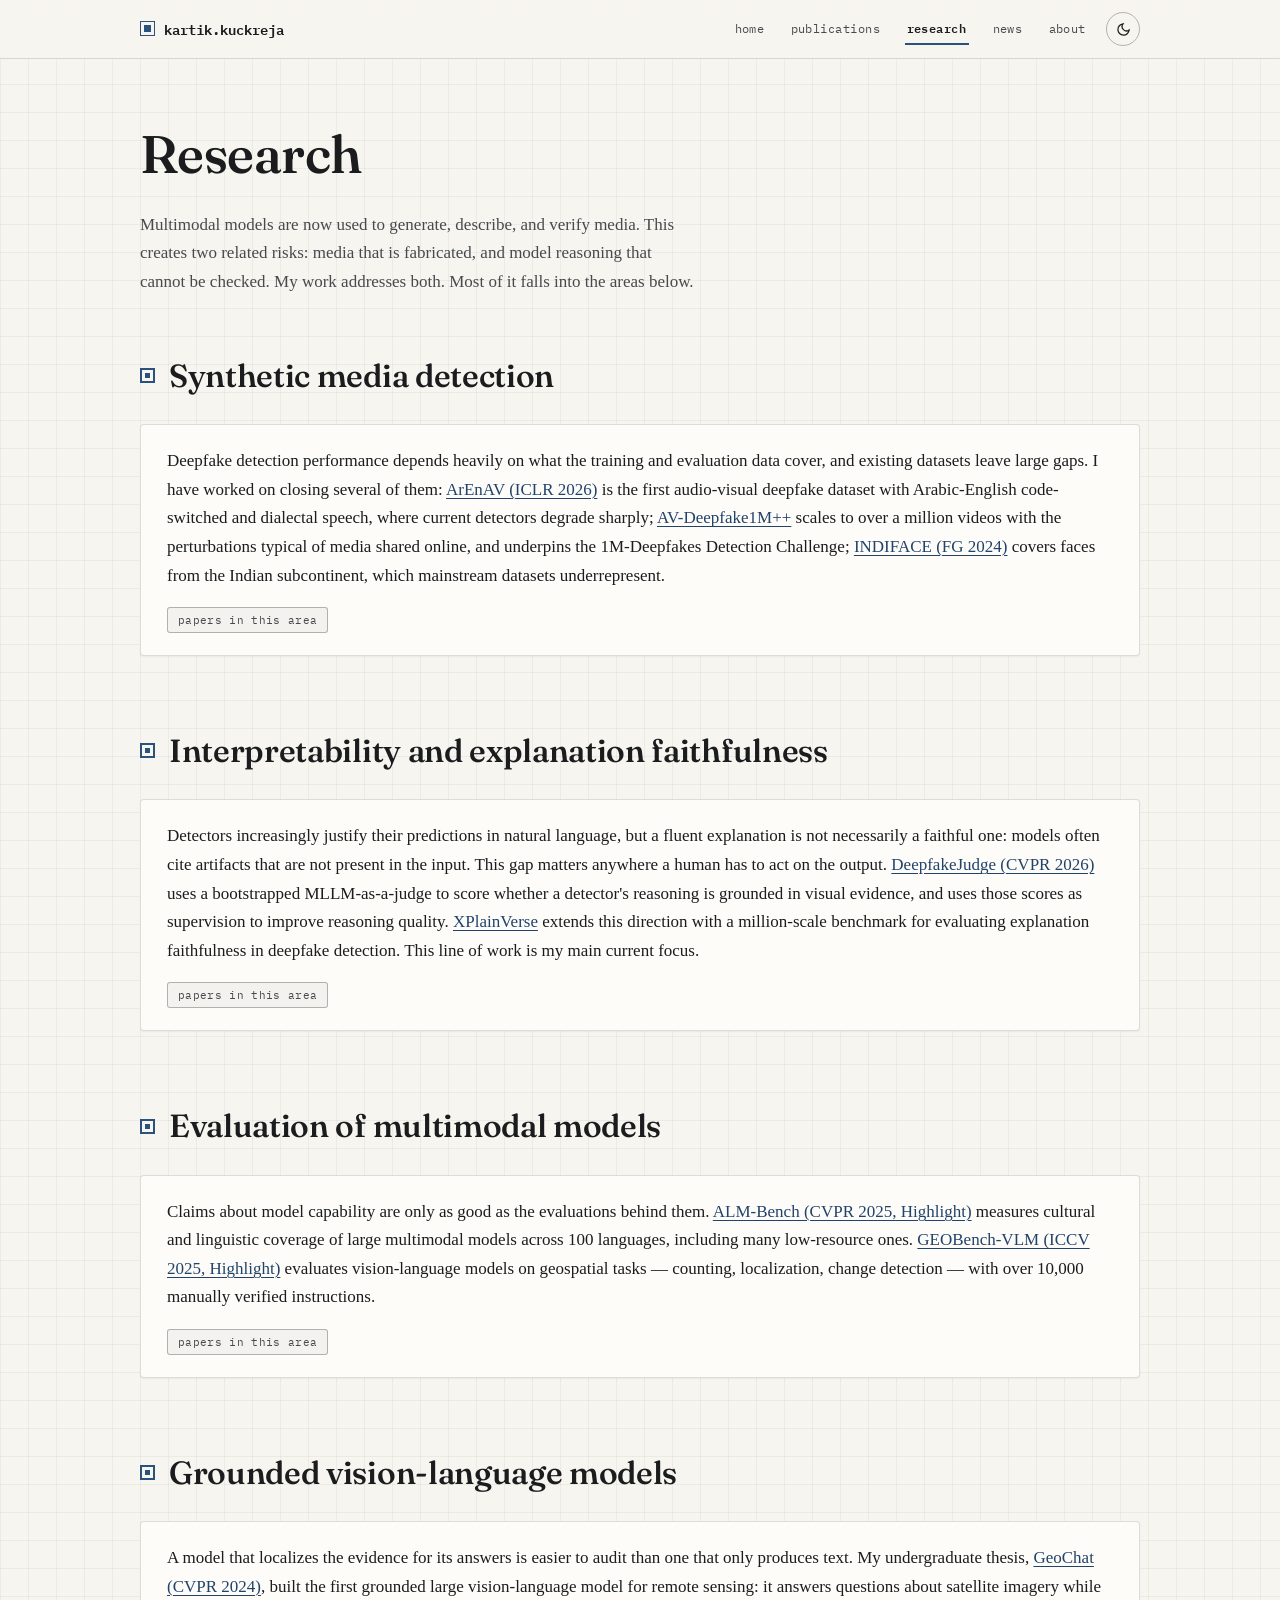
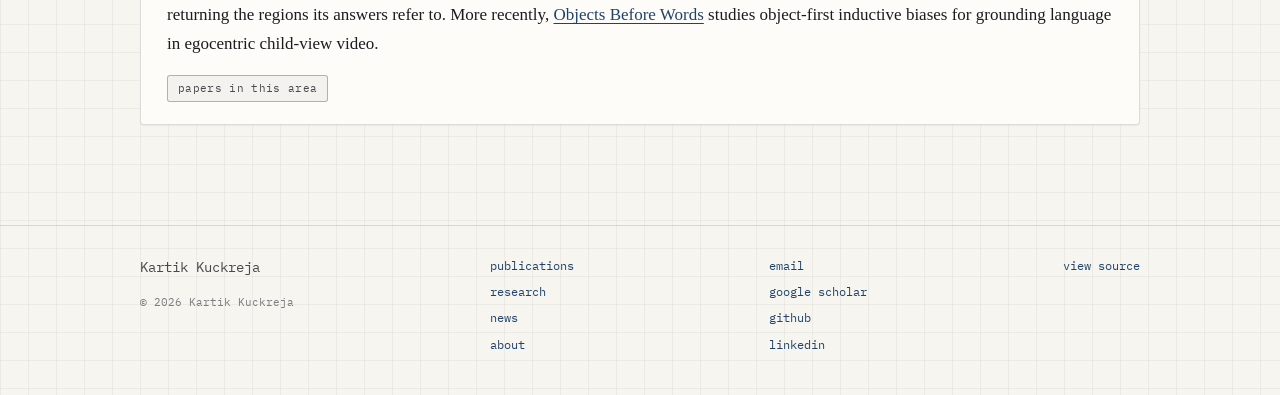
<file: research.html>
<!DOCTYPE html>
<html lang="en">
<head>
  <meta charset="utf-8">
  <meta name="viewport" content="width=device-width, initial-scale=1">
  <title>Research — Kartik Kuckreja</title>
  <meta name="description" content="Research by Kartik Kuckreja: synthetic media detection, interpretability and explanation faithfulness, evaluation of multimodal models, and grounded vision-language models.">
  <link rel="canonical" href="https://kjaerstuisk.github.io/kartikkuckreja.github.io/research.html">
  <meta property="og:type" content="website">
  <meta property="og:title" content="Research — Kartik Kuckreja">
  <meta property="og:description" content="Synthetic media detection, interpretability, and evaluation of multimodal models.">
  <meta property="og:image" content="https://kjaerstuisk.github.io/kartikkuckreja.github.io/assets/img/kartik.jpg">
  <link rel="icon" href='data:image/svg+xml,<svg xmlns="http://www.w3.org/2000/svg" viewBox="0 0 100 100"><rect x="14" y="14" width="72" height="72" fill="none" stroke="%232a527d" stroke-width="11"/><rect x="39" y="39" width="22" height="22" fill="%232a527d"/></svg>'>
  <link rel="preconnect" href="https://fonts.googleapis.com">
  <link rel="preconnect" href="https://fonts.gstatic.com" crossorigin>
  <link href="https://fonts.googleapis.com/css2?family=Fraunces:ital,opsz,wght@0,9..144,400..700;1,9..144,400..700&family=IBM+Plex+Mono:wght@400;500;600&display=swap" rel="stylesheet">
  <link rel="stylesheet" href="assets/css/main.css?v=7">
  <script>(function(){var t=localStorage.getItem("theme");if(t==="dark"||(!t&&matchMedia("(prefers-color-scheme: dark)").matches))document.documentElement.setAttribute("data-theme","dark");})();</script>
</head>
<body>

  <nav class="nav">
    <div class="nav-inner">
      <a class="brand" href="index.html"><span class="brand-mark" aria-hidden="true"></span><span class="brand-text">kartik.kuckreja</span></a>
      <div class="nav-links">
        <a href="index.html">home</a>
        <a href="publications.html">publications</a>
        <a href="research.html">research</a>
        <a href="news.html">news</a>
        <a href="about.html">about</a>
      </div>
      <button class="theme-btn" onclick="toggleTheme()" aria-label="Toggle dark mode" title="Toggle theme">
        <svg class="theme-icon-moon" viewBox="0 0 24 24" fill="none" stroke="currentColor" stroke-width="2"><path d="M21 12.79A9 9 0 1 1 11.21 3 7 7 0 0 0 21 12.79z"/></svg>
        <svg class="theme-icon-sun" viewBox="0 0 24 24" fill="none" stroke="currentColor" stroke-width="2"><circle cx="12" cy="12" r="4"/><path d="M12 2v2m0 16v2M4.93 4.93l1.41 1.41m11.32 11.32 1.41 1.41M2 12h2m16 0h2M4.93 19.07l1.41-1.41M17.66 6.34l1.41-1.41"/></svg>
      </button>
    </div>
  </nav>

  <main class="wrap">
    <header class="section" style="padding-top:clamp(36px,6vw,64px)">
      <h1>Research</h1>
      <p class="muted" style="max-width:66ch">
        Multimodal models are now used to generate, describe, and verify media. This creates two
        related risks: media that is fabricated, and model reasoning that cannot be checked.
        My work addresses both. Most of it falls into the areas below.
      </p>
    </header>

    <section class="section" style="padding-top:clamp(28px,4vw,44px)">
      <div class="section-head reveal">
        <h2>Synthetic media detection</h2>
      </div>
      <div class="card reveal" style="padding:22px 26px">
        <p style="margin-top:0">
          Deepfake detection performance depends heavily on what the training and evaluation data
          cover, and existing datasets leave large gaps. I have worked on closing several of them:
          <a href="https://arxiv.org/abs/2505.22581" target="_blank" rel="noopener">ArEnAV (ICLR 2026)</a>
          is the first audio-visual deepfake dataset with Arabic-English code-switched and dialectal
          speech, where current detectors degrade sharply;
          <a href="https://arxiv.org/abs/2507.20579" target="_blank" rel="noopener">AV-Deepfake1M++</a>
          scales to over a million videos with the perturbations typical of media shared online, and
          underpins the 1M-Deepfakes Detection Challenge;
          <a href="https://ieeexplore.ieee.org/abstract/document/10582046" target="_blank" rel="noopener">INDIFACE (FG 2024)</a>
          covers faces from the Indian subcontinent, which mainstream datasets underrepresent.
        </p>
        <div class="chips">
          <a class="chip" href="publications.html?topic=deepfakes">papers in this area</a>
        </div>
      </div>
    </section>

    <section class="section">
      <div class="section-head reveal">
        <h2>Interpretability and explanation faithfulness</h2>
      </div>
      <div class="card reveal" style="padding:22px 26px">
        <p style="margin-top:0">
          Detectors increasingly justify their predictions in natural language, but a fluent
          explanation is not necessarily a faithful one: models often cite artifacts that are not
          present in the input. This gap matters anywhere a human has to act on the output.
          <a href="https://arxiv.org/abs/2602.19715" target="_blank" rel="noopener">DeepfakeJudge (CVPR 2026)</a>
          uses a bootstrapped MLLM-as-a-judge to score whether a detector's reasoning is grounded in
          visual evidence, and uses those scores as supervision to improve reasoning quality.
          <a href="https://arxiv.org/abs/2607.03562" target="_blank" rel="noopener">XPlainVerse</a>
          extends this direction with a million-scale benchmark for evaluating explanation
          faithfulness in deepfake detection. This line of work is my main current focus.
        </p>
        <div class="chips">
          <a class="chip" href="publications.html?topic=explainability">papers in this area</a>
        </div>
      </div>
    </section>

    <section class="section">
      <div class="section-head reveal">
        <h2>Evaluation of multimodal models</h2>
      </div>
      <div class="card reveal" style="padding:22px 26px">
        <p style="margin-top:0">
          Claims about model capability are only as good as the evaluations behind them.
          <a href="https://arxiv.org/abs/2411.16508" target="_blank" rel="noopener">ALM-Bench (CVPR 2025, Highlight)</a>
          measures cultural and linguistic coverage of large multimodal models across 100 languages,
          including many low-resource ones.
          <a href="https://arxiv.org/abs/2411.19325" target="_blank" rel="noopener">GEOBench-VLM (ICCV 2025, Highlight)</a>
          evaluates vision-language models on geospatial tasks — counting, localization, change
          detection — with over 10,000 manually verified instructions.
        </p>
        <div class="chips">
          <a class="chip" href="publications.html?topic=benchmark">papers in this area</a>
        </div>
      </div>
    </section>

    <section class="section">
      <div class="section-head reveal">
        <h2>Grounded vision-language models</h2>
      </div>
      <div class="card reveal" style="padding:22px 26px">
        <p style="margin-top:0">
          A model that localizes the evidence for its answers is easier to audit than one that
          only produces text. My undergraduate thesis,
          <a href="https://arxiv.org/abs/2311.15826" target="_blank" rel="noopener">GeoChat (CVPR 2024)</a>,
          built the first grounded large vision-language model for remote sensing: it answers
          questions about satellite imagery while returning the regions its answers refer to.
          More recently,
          <a href="https://arxiv.org/abs/2606.12985" target="_blank" rel="noopener">Objects Before Words</a>
          studies object-first inductive biases for grounding language in egocentric child-view video.
        </p>
        <div class="chips">
          <a class="chip" href="publications.html?topic=vision-language">papers in this area</a>
        </div>
      </div>
    </section>
  </main>

  <footer class="site">
    <div class="wrap">
      <div class="foot-grid">
        <div>
          <div class="mono small">Kartik Kuckreja</div>
          <p class="foot-note">© <span data-year></span> Kartik Kuckreja</p>
        </div>
        <div class="foot-links">
          <a href="publications.html">publications</a>
          <a href="research.html">research</a>
          <a href="news.html">news</a>
          <a href="about.html">about</a>
        </div>
        <div class="foot-links">
          <a href="mailto:kartikkuckreja456@gmail.com">email</a>
          <a href="https://scholar.google.com/citations?user=9_RLvbIAAAAJ&hl=en" target="_blank" rel="noopener">google scholar</a>
          <a href="https://github.com/KjAeRsTuIsK" target="_blank" rel="noopener">github</a>
          <a href="https://www.linkedin.com/in/kartik-kuckreja-930531221/" target="_blank" rel="noopener">linkedin</a>
        </div>
        <div class="foot-links">
          <a href="https://github.com/KjAeRsTuIsK/kartikkuckreja.github.io" target="_blank" rel="noopener">view source</a>
        </div>
      </div>
    </div>
  </footer>

  <script src="assets/js/main.js?v=7"></script>
</body>
</html>
</file>
<file: assets/css/main.css>
/* ============================================================
   kartikkuckreja.github.io — design system
   Quiet, typography-first. Warm paper, near-black ink, one
   restrained blue accent. Dark theme mirrors it.
   ============================================================ */

:root {
  --paper: #f7f5f0;
  --paper-raise: #fdfcf9;
  --ink: #1b1c1e;
  --ink-soft: #47494d;
  --ink-faint: #7b7d80;
  --line: rgba(27, 28, 30, 0.14);
  --line-strong: rgba(27, 28, 30, 0.30);
  --accent: #2a527d;
  --accent-ink: #21436a;
  --accent-soft: rgba(42, 82, 125, 0.08);
  --amber: #96601f;
  --amber-soft: rgba(150, 96, 31, 0.10);
  --card-shadow: 0 1px 2px rgba(27, 28, 30, 0.06);
  --card-shadow-hover: 0 4px 14px rgba(27, 28, 30, 0.10);
  --chip-bg: rgba(27, 28, 30, 0.045);
  --grid-line: rgba(27, 28, 30, 0.05);
  --mono: "IBM Plex Mono", ui-monospace, "SF Mono", Menlo, monospace;
  --serif: "Fraunces", "Iowan Old Style", Georgia, "Times New Roman", serif;
  --body: "Iowan Old Style", Palatino, Georgia, "Source Serif 4", serif;
  --nav-h: 58px;
  --wide: 1080px;
  color-scheme: light;
}

[data-theme="dark"] {
  --paper: #15171a;
  --paper-raise: #1d2024;
  --ink: #e6e4de;
  --ink-soft: #adaba3;
  --ink-faint: #7f7e77;
  --line: rgba(230, 228, 222, 0.14);
  --line-strong: rgba(230, 228, 222, 0.32);
  --accent: #8fb6da;
  --accent-ink: #a8c7e4;
  --accent-soft: rgba(143, 182, 218, 0.10);
  --amber: #cfa060;
  --amber-soft: rgba(207, 160, 96, 0.12);
  --card-shadow: 0 1px 2px rgba(0, 0, 0, 0.4);
  --card-shadow-hover: 0 4px 16px rgba(0, 0, 0, 0.5);
  --chip-bg: rgba(230, 228, 222, 0.06);
  --grid-line: rgba(230, 228, 222, 0.045);
  color-scheme: dark;
}

* { box-sizing: border-box; }

html { scroll-behavior: smooth; }
@media (prefers-reduced-motion: reduce) {
  html { scroll-behavior: auto; }
  *, *::before, *::after { animation-duration: 0.001s !important; transition-duration: 0.001s !important; }
}

body {
  margin: 0;
  background-color: var(--paper);
  background-image:
    linear-gradient(var(--grid-line) 1px, transparent 1px),
    linear-gradient(90deg, var(--grid-line) 1px, transparent 1px);
  background-size: 28px 28px;
  color: var(--ink);
  font-family: var(--body);
  font-size: 17px;
  line-height: 1.68;
  -webkit-font-smoothing: antialiased;
  transition: background-color .3s ease, color .3s ease;
}

::selection { background: var(--accent); color: var(--paper); }

a { color: var(--accent-ink); text-decoration: underline; text-decoration-thickness: 1px; text-underline-offset: 3px; }
a:hover { color: var(--accent); }

img { max-width: 100%; height: auto; }

.wrap { max-width: var(--wide); margin: 0 auto; padding: 0 clamp(18px, 4vw, 40px); }

/* ---------- typography ---------- */
h1, h2, h3 { font-family: var(--serif); font-weight: 550; line-height: 1.16; letter-spacing: -0.01em; margin: 0 0 .5em; }
h1 { font-size: clamp(2.1rem, 5vw, 3.3rem); }
h2 { font-size: clamp(1.45rem, 3vw, 2rem); }
h3 { font-size: 1.16rem; }

.kicker {
  font-family: var(--mono);
  font-size: .72rem;
  letter-spacing: .18em;
  text-transform: uppercase;
  color: var(--ink-faint);
}

.mono { font-family: var(--mono); }
.muted { color: var(--ink-soft); }
.small { font-size: .86rem; }

/* ---------- nav ---------- */
.nav {
  position: sticky; top: 0; z-index: 60;
  background: color-mix(in srgb, var(--paper) 88%, transparent);
  backdrop-filter: blur(9px);
  -webkit-backdrop-filter: blur(9px);
  border-bottom: 1px solid var(--line);
}
.nav-inner {
  max-width: var(--wide); margin: 0 auto;
  padding: 0 clamp(18px, 4vw, 40px);
  height: var(--nav-h);
  display: flex; align-items: center; gap: 18px;
}
.brand {
  font-family: var(--mono); font-size: .88rem; font-weight: 600;
  text-decoration: none; color: var(--ink);
  display: inline-flex; align-items: center; gap: 9px;
  white-space: nowrap;
}
.brand:hover { color: var(--accent-ink); }
.brand-mark {
  width: 15px; height: 15px; flex: none;
  border: 1.5px solid var(--accent);
  position: relative;
}
.brand-mark::after { content: ""; position: absolute; inset: 3px; background: var(--accent); }

.nav-links {
  margin-left: auto;
  display: flex; align-items: center; gap: clamp(8px, 1.8vw, 22px);
  overflow-x: auto; scrollbar-width: none;
}
.nav-links::-webkit-scrollbar { display: none; }
.nav-links a {
  font-family: var(--mono); font-size: .78rem; letter-spacing: .04em;
  text-decoration: none; color: var(--ink-soft);
  padding: 5px 2px; white-space: nowrap;
  border-bottom: 2px solid transparent;
}
.nav-links a:hover { color: var(--ink); }
.nav-links a[aria-current="page"] { color: var(--ink); font-weight: 600; border-bottom-color: var(--accent); }

.theme-btn {
  flex: none; cursor: pointer;
  width: 34px; height: 34px;
  display: grid; place-items: center;
  background: transparent; border: 1px solid var(--line-strong);
  border-radius: 50%; color: var(--ink);
}
.theme-btn:hover { border-color: var(--accent); }
.theme-btn svg { width: 15px; height: 15px; }
[data-theme="dark"] .theme-icon-moon { display: none; }
:root:not([data-theme="dark"]) .theme-icon-sun { display: none; }

/* ---------- hero ---------- */
.hero { padding: clamp(40px, 6vw, 80px) 0 0; }
.hero-grid {
  display: grid; grid-template-columns: minmax(0, 1.4fr) minmax(220px, .72fr);
  gap: clamp(28px, 5vw, 70px); align-items: start;
}
.hero-lede { font-size: clamp(1rem, 1.5vw, 1.12rem); color: var(--ink-soft); max-width: 58ch; }
.hero-lede a { color: var(--ink); }
.hero-lede a:hover { color: var(--accent-ink); }

.hero-meta { display: flex; flex-wrap: wrap; gap: 10px; margin-top: 26px; }
.btn {
  font-family: var(--mono); font-size: .8rem; letter-spacing: .02em;
  text-decoration: none; cursor: pointer;
  padding: 9px 16px;
  border: 1px solid var(--line-strong);
  background: var(--paper-raise); color: var(--ink);
  border-radius: 3px;
  box-shadow: var(--card-shadow);
  transition: border-color .15s, background .15s;
  display: inline-flex; align-items: center; gap: 8px;
}
.btn:hover { border-color: var(--accent); color: var(--accent-ink); }
.btn.primary { background: var(--accent); border-color: var(--accent); color: var(--paper-raise); }
.btn.primary:hover { color: var(--paper-raise); opacity: .92; }
.btn svg { width: 14px; height: 14px; }

.portrait { display: block; width: min(100%, 320px); margin: 0 auto; padding: 8px; }
.portrait img {
  display: block; width: 100%;
  border: 1px solid var(--line-strong);
  outline: 1px solid var(--line);
  outline-offset: 7px;
  border-radius: 2px;
}

/* ---------- game-of-life strip ---------- */
.life-wrap {
  position: relative;
  margin-top: 36px;
  border: 1px solid var(--line);
  border-radius: 4px;
  background: var(--paper-raise);
  overflow: hidden;
  cursor: crosshair;
}
.life-wrap canvas { display: block; width: 100%; }
.life-hint {
  position: absolute; right: 10px; bottom: 6px;
  font-size: .62rem; letter-spacing: .06em;
  color: var(--ink-faint);
  pointer-events: none;
  background: color-mix(in srgb, var(--paper-raise) 78%, transparent);
  padding: 1px 6px; border-radius: 2px;
}

/* hero stat line */
.hero-stat {
  display: inline-flex; align-items: center; gap: 8px;
  margin-top: 20px;
  font-family: var(--mono); font-size: .76rem;
  color: var(--ink-soft); text-decoration: none;
}
.hero-stat svg { width: 13px; height: 13px; color: var(--amber); flex: none; }
.hero-stat b { color: var(--ink); }
.hero-stat:hover { color: var(--accent-ink); }

/* ---------- turing-tape divider ---------- */
.tape { display: flex; margin: 36px 0 0; max-width: 100%; overflow: hidden; }
.tape span {
  width: 17px; height: 17px; flex: none;
  border: 1px solid var(--line-strong); border-left: none;
  display: grid; place-items: center;
  font-family: var(--mono); font-size: .54rem; color: var(--ink-faint);
  background: var(--paper-raise);
}
.tape span:first-child { border-left: 1px solid var(--line-strong); }
.tape span.head {
  background: var(--accent); border-color: var(--accent);
  color: var(--paper-raise); position: relative; overflow: visible;
}
.tape span.head::after {
  content: ""; position: absolute; top: -9px; left: 50%;
  transform: translateX(-50%);
  border: 5px solid transparent; border-top-color: var(--accent);
}

/* ---------- sections ---------- */
.section { padding: clamp(44px, 6vw, 76px) 0 0; }
.section-head { display: flex; align-items: center; gap: 14px; margin-bottom: clamp(18px, 3vw, 30px); flex-wrap: wrap; }
.section-head::before {
  content: ""; width: 11px; height: 11px; flex: none;
  border: 2px solid var(--accent);
  background: linear-gradient(var(--accent), var(--accent)) center / 5px 5px no-repeat;
}
.section-head h2 { margin: 0; }
.section-head .more { margin-left: auto; font-family: var(--mono); font-size: .76rem; text-decoration: none; }
.section-head .more::after { content: " →"; }

/* ---------- cards ---------- */
.card {
  background: var(--paper-raise);
  border: 1px solid var(--line);
  border-radius: 4px;
  box-shadow: var(--card-shadow);
  transition: box-shadow .18s ease, border-color .18s ease;
}
.card:hover { box-shadow: var(--card-shadow-hover); border-color: var(--line-strong); transform: translateY(-2px); }
.card { transition: box-shadow .18s ease, border-color .18s ease, transform .18s ease; }

/* publication card */
.pub {
  display: grid; grid-template-columns: 230px 1fr; gap: 0;
  margin-bottom: 22px; overflow: hidden;
}
.pub-thumb { position: relative; border-right: 1px solid var(--line); background: var(--chip-bg); min-height: 160px; }
.pub-thumb img, .pub-thumb canvas { width: 100%; height: 100%; object-fit: cover; display: block; position: absolute; inset: 0; }
.pub-body { padding: 18px 22px 16px; min-width: 0; }
.pub-title { font-family: var(--serif); font-size: 1.12rem; font-weight: 600; line-height: 1.32; margin: 2px 0 8px; }
.pub-title a { color: var(--ink); text-decoration: none; }
.pub-title a:hover { color: var(--accent-ink); }
.pub-authors { font-size: .9rem; color: var(--ink-soft); margin: 0 0 10px; }
.pub-authors .me { font-weight: 700; color: var(--ink); }
.pub-authors a { color: inherit; text-decoration: none; }
.pub-authors a:hover { color: var(--accent-ink); }
.pub-abstract { font-size: .88rem; color: var(--ink-soft); margin: 0 0 12px; display: none; }
.pub.open .pub-abstract { display: block; }

.chips { display: flex; flex-wrap: wrap; gap: 8px; align-items: center; }
.chip {
  font-family: var(--mono); font-size: .68rem; letter-spacing: .03em;
  padding: 3px 10px; border: 1px solid var(--line-strong);
  border-radius: 3px;
  background: var(--chip-bg); color: var(--ink-soft);
  text-decoration: none; display: inline-flex; align-items: center; gap: 6px;
}
a.chip:hover, button.chip:hover { border-color: var(--accent); color: var(--accent-ink); background: var(--accent-soft); }
button.chip { cursor: pointer; }
.chip svg { width: 12px; height: 12px; }
.chip.venue { border-color: var(--accent); color: var(--accent-ink); background: var(--accent-soft); font-weight: 600; }
.chip.venue.preprint { border-color: var(--line-strong); color: var(--ink-faint); background: var(--chip-bg); }
.chip.award { border-color: var(--amber); color: var(--amber); background: var(--amber-soft); font-weight: 600; }
.chip.stat b { color: var(--ink); font-weight: 600; }

/* pub filters */
.filters { display: flex; flex-wrap: wrap; gap: 8px; margin-bottom: 26px; }
.filters .chip.active { border-color: var(--accent); background: var(--accent); color: var(--paper-raise); font-weight: 600; }

/* bibtex */
.bib-pop {
  margin-top: 12px; display: none;
  background: var(--paper); border: 1px dashed var(--line-strong);
  border-radius: 3px;
  padding: 12px 14px;
}
.pub.bib-open .bib-pop { display: block; }
.bib-pop pre { margin: 0; font-family: var(--mono); font-size: .7rem; line-height: 1.5; white-space: pre-wrap; word-break: break-word; color: var(--ink-soft); }

/* ---------- news timeline ---------- */
.timeline { list-style: none; margin: 0; padding: 0 0 0 2px; position: relative; }
.timeline::before { content: ""; position: absolute; left: 4px; top: 8px; bottom: 8px; width: 1px; background: var(--line-strong); }
.timeline li { position: relative; padding: 0 0 18px 28px; }
.timeline li::before {
  content: ""; position: absolute; left: 0; top: 9px;
  width: 9px; height: 9px; background: var(--paper);
  border: 2px solid var(--accent); border-radius: 50%;
}
.timeline .tdate { font-family: var(--mono); font-size: .7rem; color: var(--ink-faint); letter-spacing: .08em; display: block; margin-bottom: 2px; }
.timeline .ttext { font-size: .96rem; }

.year-mark { font-family: var(--serif); font-size: 1.4rem; font-weight: 600; color: var(--ink-faint); margin: 26px 0 14px; display: flex; align-items: center; gap: 14px; }
.year-mark::after { content: ""; flex: 1; height: 1px; background: var(--line); }

/* ---------- topic cards ---------- */
.topic-grid { display: grid; grid-template-columns: repeat(auto-fit, minmax(255px, 1fr)); gap: 18px; }
.topic { padding: 22px 22px 18px; }
.t-icon { width: 30px; height: 30px; color: var(--accent); display: block; margin-bottom: 12px; }
.topic h3 { margin: 0 0 8px; }
.topic p { font-size: .9rem; color: var(--ink-soft); margin: 0 0 12px; }

/* ---------- about ---------- */
.two-col { display: grid; grid-template-columns: 1.4fr .9fr; gap: clamp(28px, 5vw, 64px); align-items: start; }
.xp { list-style: none; margin: 0; padding: 0; }
.xp li { border-left: 2px solid var(--line-strong); padding: 2px 0 20px 18px; position: relative; }
.xp li::before { content: ""; position: absolute; left: -5px; top: 8px; width: 8px; height: 8px; background: var(--accent); border-radius: 50%; }
.xp .xp-when { font-family: var(--mono); font-size: .68rem; letter-spacing: .1em; color: var(--ink-faint); text-transform: uppercase; }
.xp .xp-role { font-weight: 650; font-size: 1rem; margin: 3px 0 1px; font-family: var(--serif); }
.xp .xp-org { font-size: .92rem; color: var(--ink-soft); }
.xp .xp-note { font-size: .86rem; color: var(--ink-soft); margin-top: 5px; }

/* ---------- footer ---------- */
footer.site {
  margin-top: clamp(60px, 8vw, 100px);
  border-top: 1px solid var(--line);
  padding: 30px 0 40px;
  font-size: .86rem; color: var(--ink-soft);
}
.foot-grid { display: flex; flex-wrap: wrap; gap: 26px 60px; align-items: flex-start; justify-content: space-between; }
.foot-links { display: flex; flex-direction: column; gap: 6px; font-family: var(--mono); font-size: .76rem; }
.foot-links a { text-decoration: none; }
.foot-note { font-family: var(--mono); font-size: .7rem; color: var(--ink-faint); margin-top: 14px; }

/* ---------- reveal on scroll ---------- */
.reveal { opacity: 0; transform: translateY(10px); transition: opacity .5s ease, transform .5s ease; }
.reveal.in { opacity: 1; transform: none; }
@media (prefers-reduced-motion: reduce) { .reveal { opacity: 1; transform: none; } }

/* ---------- 404 ---------- */
.err-wrap { min-height: 60vh; display: grid; place-items: center; text-align: center; padding: 60px 20px; }
.err-code { font-family: var(--serif); font-size: clamp(3rem, 10vw, 5.5rem); color: var(--ink-faint); }

/* ---------- responsive ---------- */
@media (max-width: 880px) {
  .hero-grid { grid-template-columns: 1fr; }
  .portrait { width: min(70%, 280px); margin: 0; }
  .two-col { grid-template-columns: 1fr; }
}
@media (max-width: 640px) {
  body { font-size: 16px; }
  .brand span.brand-text { display: none; }
  .nav-inner { gap: 12px; }
  .nav-links { gap: 6px; }
  .nav-links a { font-size: .72rem; padding: 5px 3px; }
  .pub { grid-template-columns: 1fr; }
  .pub-thumb { min-height: 150px; border-right: 0; border-bottom: 1px solid var(--line); position: relative; }
  .pub-thumb img, .pub-thumb canvas { position: relative; height: 150px; }
}

@media print {
  .nav, .theme-btn, footer.site { display: none !important; }
  body { background: #fff; color: #000; }
}
</file>
